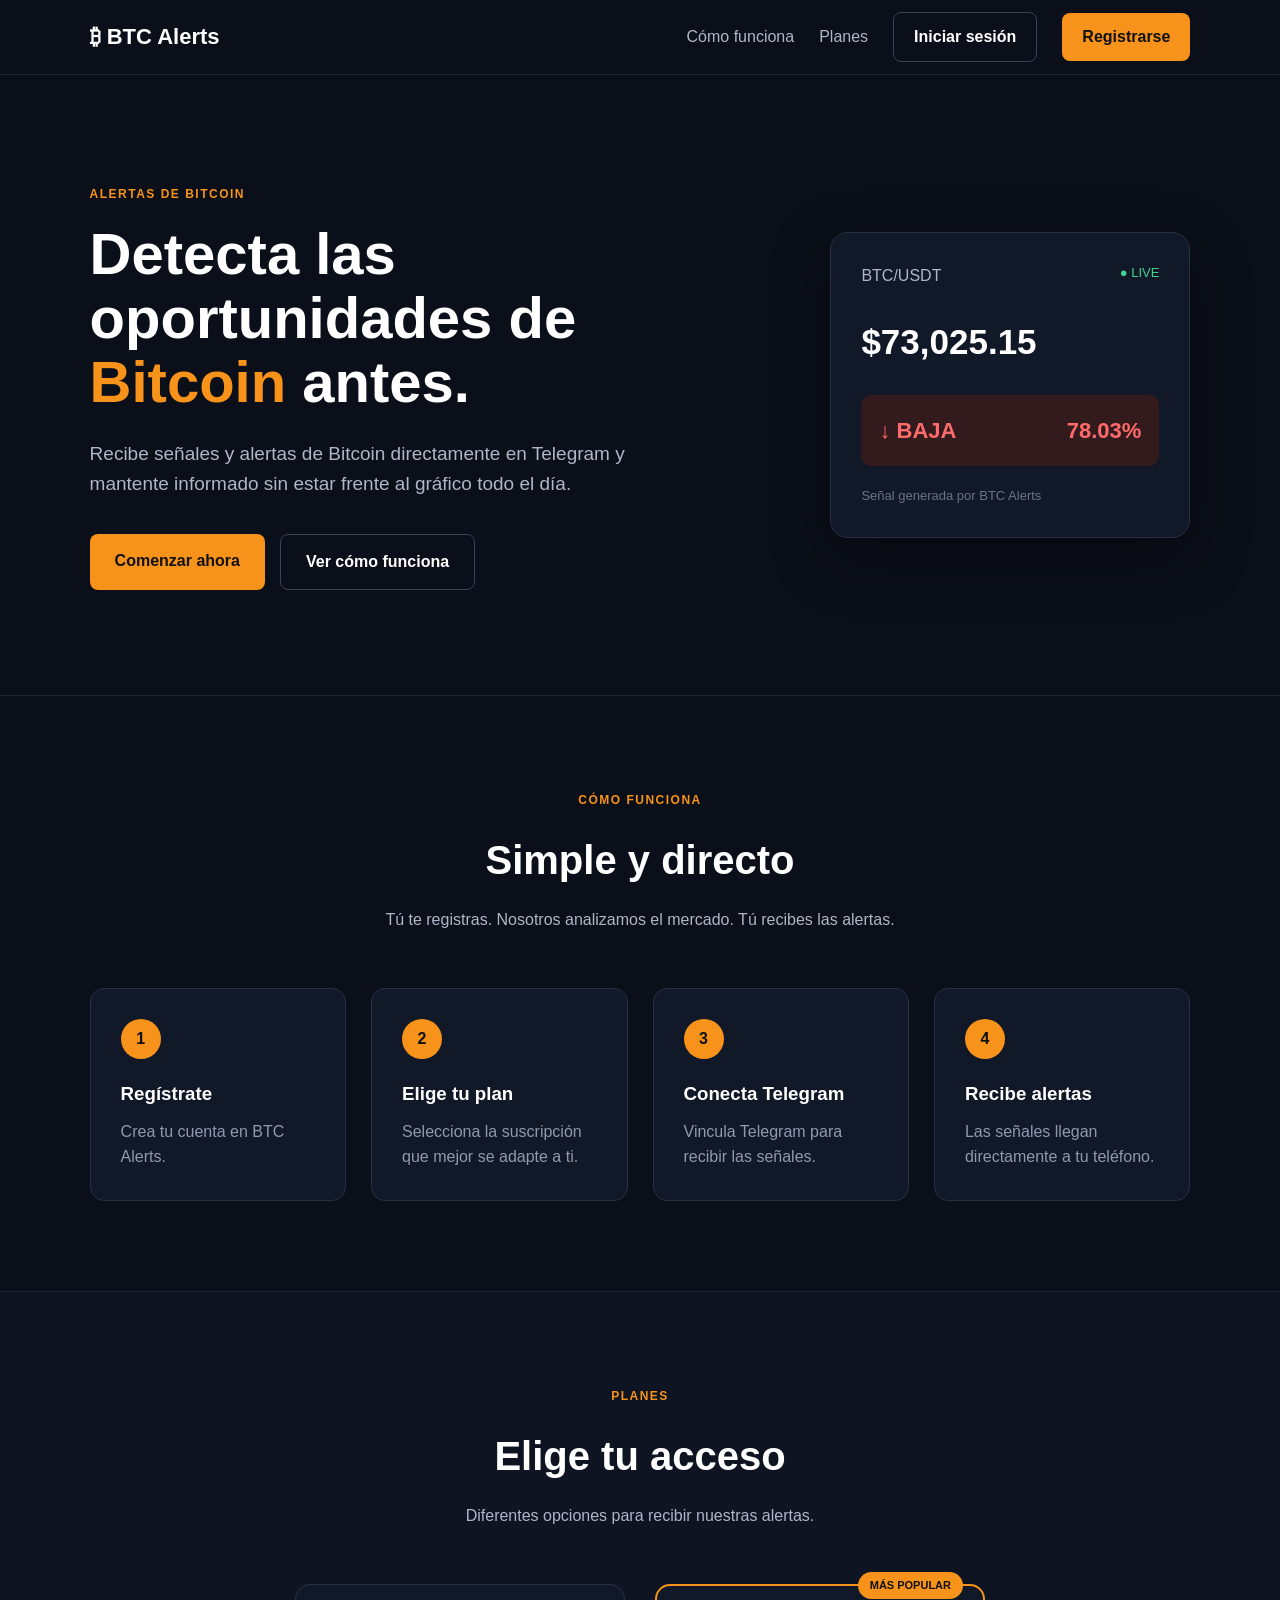
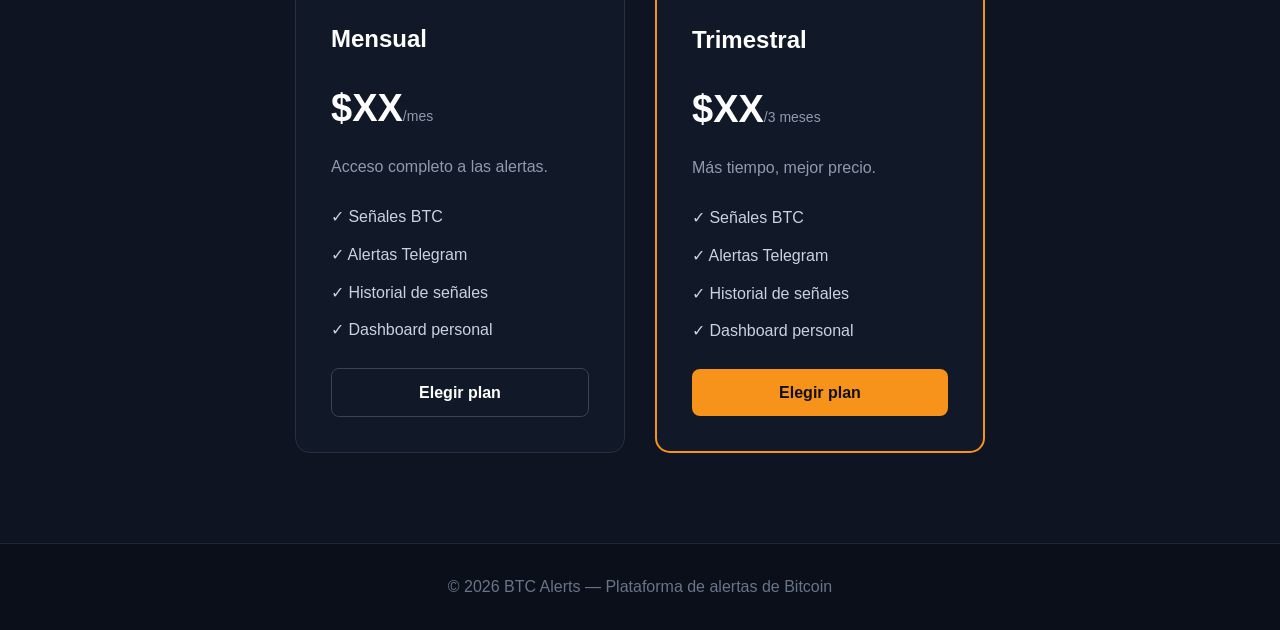
<file: templates/index.html>
<!DOCTYPE html>
<html lang="es">
<head>
    <meta charset="UTF-8">
    <meta name="viewport" content="width=device-width, initial-scale=1.0">
    <title>BTC Alerts</title>
    <link rel="stylesheet" href="/static/style.css">
</head>

<body>

    <header class="navbar">
        <div class="logo">₿ BTC Alerts</div>

        <nav>
            <a href="#como-funciona">Cómo funciona</a>
            <a href="#planes">Planes</a>
            <a href="/login" class="btn btn-outline">Iniciar sesión</a>
            <a href="/register" class="btn btn-primary">Registrarse</a>
        </nav>
    </header>


    <main>

        <section class="hero">
            <div class="hero-content">

                <span class="badge">ALERTAS DE BITCOIN</span>

                <h1>
                    Detecta las oportunidades de
                    <span>Bitcoin</span>
                    antes.
                </h1>

                <p>
                    Recibe señales y alertas de Bitcoin directamente
                    en Telegram y mantente informado sin estar
                    frente al gráfico todo el día.
                </p>

                <div class="hero-buttons">
                    <a href="/register" class="btn btn-primary btn-large">
                        Comenzar ahora
                    </a>

                    <a href="#como-funciona" class="btn btn-outline btn-large">
                        Ver cómo funciona
                    </a>
                </div>

            </div>

            <div class="hero-card">

                <div class="card-header">
                    <span>BTC/USDT</span>
                    <span class="live">● LIVE</span>
                </div>

                <div class="price">
                    $73,025.15
                </div>

                <div class="signal down">
                    ↓ BAJA
                    <strong>78.03%</strong>
                </div>

                <div class="card-footer">
                    Señal generada por BTC Alerts
                </div>

            </div>
        </section>


        <section id="como-funciona" class="section">

            <div class="section-title">
                <span class="badge">CÓMO FUNCIONA</span>
                <h2>Simple y directo</h2>
                <p>
                    Tú te registras. Nosotros analizamos el mercado.
                    Tú recibes las alertas.
                </p>
            </div>

            <div class="steps">

                <div class="step">
                    <div class="step-number">1</div>
                    <h3>Regístrate</h3>
                    <p>
                        Crea tu cuenta en BTC Alerts.
                    </p>
                </div>

                <div class="step">
                    <div class="step-number">2</div>
                    <h3>Elige tu plan</h3>
                    <p>
                        Selecciona la suscripción que mejor se adapte
                        a ti.
                    </p>
                </div>

                <div class="step">
                    <div class="step-number">3</div>
                    <h3>Conecta Telegram</h3>
                    <p>
                        Vincula Telegram para recibir las señales.
                    </p>
                </div>

                <div class="step">
                    <div class="step-number">4</div>
                    <h3>Recibe alertas</h3>
                    <p>
                        Las señales llegan directamente a tu teléfono.
                    </p>
                </div>

            </div>

        </section>


        <section id="planes" class="section plans-section">

            <div class="section-title">
                <span class="badge">PLANES</span>
                <h2>Elige tu acceso</h2>
                <p>
                    Diferentes opciones para recibir nuestras alertas.
                </p>
            </div>

            <div class="plans">

                <div class="plan">
                    <h3>Mensual</h3>

                    <div class="plan-price">
                        $XX<span>/mes</span>
                    </div>

                    <p>Acceso completo a las alertas.</p>

                    <ul>
                        <li>✓ Señales BTC</li>
                        <li>✓ Alertas Telegram</li>
                        <li>✓ Historial de señales</li>
                        <li>✓ Dashboard personal</li>
                    </ul>

                    <a href="/register" class="btn btn-outline">
                        Elegir plan
                    </a>
                </div>


                <div class="plan featured">

                    <div class="popular">
                        MÁS POPULAR
                    </div>

                    <h3>Trimestral</h3>

                    <div class="plan-price">
                        $XX<span>/3 meses</span>
                    </div>

                    <p>Más tiempo, mejor precio.</p>

                    <ul>
                        <li>✓ Señales BTC</li>
                        <li>✓ Alertas Telegram</li>
                        <li>✓ Historial de señales</li>
                        <li>✓ Dashboard personal</li>
                    </ul>

                    <a href="/register" class="btn btn-primary">
                        Elegir plan
                    </a>
                </div>

            </div>

        </section>

    </main>


    <footer>
        <p>© 2026 BTC Alerts — Plataforma de alertas de Bitcoin</p>
    </footer>

</body>
</html>
</file>
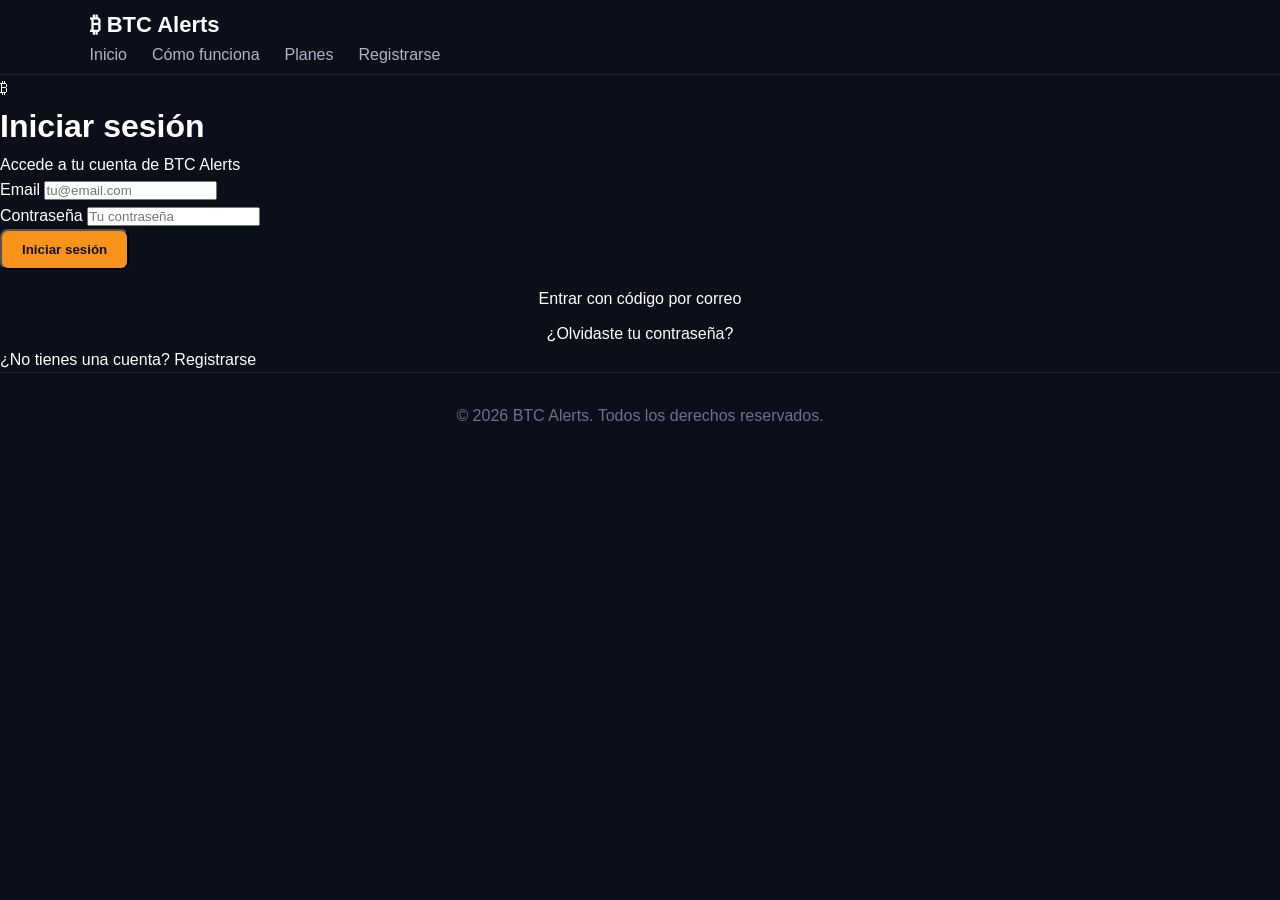
<file: templates/login.html>
<!DOCTYPE html>
<html lang="es">
<head>
    <meta charset="UTF-8">
    <meta name="viewport" content="width=device-width, initial-scale=1.0">
    <title>Iniciar sesión — BTC Alerts</title>
    <link rel="stylesheet" href="/static/style.css">
</head>

<body>
    <header class="navbar">
        <div class="container nav-content">
            <a href="/" class="logo">₿ BTC Alerts</a>
            <nav class="nav-links">
                <a href="/">Inicio</a>
                <a href="/#como-funciona">Cómo funciona</a>
                <a href="/#planes">Planes</a>
                <a href="/register">Registrarse</a>
            </nav>
        </div>
    </header>

    <main class="auth-page">
        <div class="auth-card">

            <div class="auth-header">
                <div class="auth-icon">₿</div>
                <h1 id="panel-title">Iniciar sesión</h1>
                <p id="panel-description">Accede a tu cuenta de BTC Alerts</p>
            </div>

            <!-- OPCIÓN 1: LOGIN CON CONTRASEÑA -->
            <section id="password-panel">
                <form id="login-form">
                    <div class="form-group">
                        <label for="login-email">Email</label>
                        <input
                            type="email"
                            id="login-email"
                            placeholder="tu@email.com"
                            autocomplete="email"
                            required
                        >
                    </div>

                    <div class="form-group">
                        <label for="login-password">Contraseña</label>
                        <input
                            type="password"
                            id="login-password"
                            placeholder="Tu contraseña"
                            autocomplete="current-password"
                            required
                        >
                    </div>

                    <div id="login-message" class="form-error" role="status"></div>

                    <button type="submit" class="btn btn-primary btn-full">
                        Iniciar sesión
                    </button>
                </form>

                <p style="text-align:center; margin-top:16px;">
                    <a href="#" id="show-code-login">Entrar con código por correo</a>
                </p>

                <p style="text-align:center; margin-top:10px;">
                    <a href="#" id="show-recovery">¿Olvidaste tu contraseña?</a>
                </p>
            </section>

            <!-- OPCIÓN 2: SOLICITAR CÓDIGO DE ACCESO -->
            <section id="request-login-panel" hidden>
                <form id="request-login-form">
                    <div class="form-group">
                        <label for="code-login-email">Email</label>
                        <input
                            type="email"
                            id="code-login-email"
                            placeholder="tu@email.com"
                            autocomplete="email"
                            required
                        >
                    </div>

                    <div id="request-login-message" class="form-error" role="status"></div>

                    <button type="submit" class="btn btn-primary btn-full">
                        Enviar código de acceso
                    </button>
                </form>

                <div id="login-code-step" hidden>
                    <form id="login-code-form">
                        <div class="form-group">
                            <label for="login-code">Código de 6 dígitos</label>
                            <input
                                type="text"
                                id="login-code"
                                inputmode="numeric"
                                pattern="[0-9]{6}"
                                maxlength="6"
                                placeholder="000000"
                                autocomplete="one-time-code"
                                required
                            >
                        </div>

                        <div id="login-code-message" class="form-error" role="status"></div>

                        <button type="submit" class="btn btn-primary btn-full">
                            Verificar e iniciar sesión
                        </button>
                    </form>
                </div>

                <p style="text-align:center; margin-top:16px;">
                    <a href="#" class="back-to-login">Volver al inicio de sesión</a>
                </p>
            </section>

            <!-- OPCIÓN 3: SOLICITAR RECUPERACIÓN -->
            <section id="recovery-panel" hidden>
                <p>
                    Te enviaremos un código a tu correo para verificar tu identidad
                    y establecer una contraseña nueva.
                </p>

                <form id="request-reset-form">
                    <div class="form-group">
                        <label for="reset-email">Email de tu cuenta</label>
                        <input
                            type="email"
                            id="reset-email"
                            placeholder="tu@email.com"
                            autocomplete="email"
                            required
                        >
                    </div>

                    <div id="request-reset-message" class="form-error" role="status"></div>

                    <button type="submit" class="btn btn-primary btn-full">
                        Enviar código de recuperación
                    </button>
                </form>

                <div id="reset-code-step" hidden>
                    <form id="reset-password-form">
                        <div class="form-group">
                            <label for="reset-code">Código de 6 dígitos</label>
                            <input
                                type="text"
                                id="reset-code"
                                inputmode="numeric"
                                pattern="[0-9]{6}"
                                maxlength="6"
                                placeholder="000000"
                                autocomplete="one-time-code"
                                required
                            >
                        </div>

                        <div class="form-group">
                            <label for="new-password">Nueva contraseña</label>
                            <input
                                type="password"
                                id="new-password"
                                minlength="8"
                                maxlength="72"
                                autocomplete="new-password"
                                required
                            >
                        </div>

                        <div class="form-group">
                            <label for="confirm-new-password">Confirmar nueva contraseña</label>
                            <input
                                type="password"
                                id="confirm-new-password"
                                minlength="8"
                                maxlength="72"
                                autocomplete="new-password"
                                required
                            >
                        </div>

                        <div id="reset-password-message" class="form-error" role="status"></div>

                        <button type="submit" class="btn btn-primary btn-full">
                            Restablecer contraseña
                        </button>
                    </form>
                </div>

                <p style="text-align:center; margin-top:16px;">
                    <a href="#" class="back-to-login">Volver al inicio de sesión</a>
                </p>
            </section>

            <div class="auth-footer">
                <p>
                    ¿No tienes una cuenta?
                    <a href="/register">Registrarse</a>
                </p>
            </div>

        </div>
    </main>

    <footer class="footer">
        <div class="container">
            <p>© 2026 BTC Alerts. Todos los derechos reservados.</p>
        </div>
    </footer>

    <script>
        const panels = {
            password: document.getElementById("password-panel"),
            requestLogin: document.getElementById("request-login-panel"),
            recovery: document.getElementById("recovery-panel")
        };

        const title = document.getElementById("panel-title");
        const description = document.getElementById("panel-description");

        function showPanel(name) {
            Object.values(panels).forEach(panel => {
                panel.hidden = true;
            });

            panels[name].hidden = false;

            if (name === "password") {
                title.textContent = "Iniciar sesión";
                description.textContent = "Accede a tu cuenta de BTC Alerts";
            } else if (name === "requestLogin") {
                title.textContent = "Acceso con código";
                description.textContent = "Recibe un código de seguridad por correo";
            } else {
                title.textContent = "Recuperar contraseña";
                description.textContent = "Verifica tu correo para crear una contraseña nueva";
            }
        }

        function showMessage(id, message) {
            document.getElementById(id).textContent = message || "";
        }

        async function postJson(url, body) {
            const response = await fetch(url, {
                method: "POST",
                headers: { "Content-Type": "application/json" },
                body: JSON.stringify(body)
            });

            const data = await response.json();
            return { response, data };
        }

        function errorText(data, fallback) {
            if (typeof data.detail === "string") return data.detail;
            if (Array.isArray(data.detail)) {
                return data.detail.map(item => item.msg).join(". ");
            }
            return fallback;
        }

        document.getElementById("show-code-login").addEventListener("click", event => {
            event.preventDefault();
            showPanel("requestLogin");
        });

        document.getElementById("show-recovery").addEventListener("click", event => {
            event.preventDefault();
            showPanel("recovery");
        });

        document.querySelectorAll(".back-to-login").forEach(link => {
            link.addEventListener("click", event => {
                event.preventDefault();
                showPanel("password");
            });
        });

        // Login tradicional
        document.getElementById("login-form").addEventListener("submit", async event => {
            event.preventDefault();
            showMessage("login-message", "");

            const email = document.getElementById("login-email").value.trim();
            const password = document.getElementById("login-password").value;

            try {
                const { response, data } = await postJson("/auth/login", {
                    email,
                    password
                });

                if (!response.ok) {
                    showMessage("login-message", errorText(data, "No se pudo iniciar sesión."));
                    return;
                }

                window.location.href = "/dashboard";
            } catch {
                showMessage("login-message", "No se pudo conectar con el servidor.");
            }
        });

        // Solicitar código de acceso
        document.getElementById("request-login-form").addEventListener("submit", async event => {
            event.preventDefault();
            showMessage("request-login-message", "");

            const email = document.getElementById("code-login-email").value.trim();

            try {
                const { response, data } = await postJson("/auth/request-login-code", {
                    email
                });

                if (!response.ok) {
                    showMessage("request-login-message", errorText(data, "No se pudo solicitar el código."));
                    return;
                }

                document.getElementById("login-code-step").hidden = false;
                showMessage(
                    "request-login-message",
                    data.message || "Si la cuenta existe y está verificada, recibirás un código por correo."
                );
            } catch {
                showMessage("request-login-message", "No se pudo conectar con el servidor.");
            }
        });

        // Verificar código de acceso
        document.getElementById("login-code-form").addEventListener("submit", async event => {
            event.preventDefault();
            showMessage("login-code-message", "");

            const email = document.getElementById("code-login-email").value.trim();
            const code = document.getElementById("login-code").value.trim();

            try {
                const { response, data } = await postJson("/auth/login-with-code", {
                    email,
                    code
                });

                if (!response.ok) {
                    showMessage("login-code-message", errorText(data, "No se pudo verificar el código."));
                    return;
                }

                window.location.href = "/dashboard";
            } catch {
                showMessage("login-code-message", "No se pudo conectar con el servidor.");
            }
        });

        // Solicitar recuperación de contraseña
        document.getElementById("request-reset-form").addEventListener("submit", async event => {
            event.preventDefault();
            showMessage("request-reset-message", "");

            const email = document.getElementById("reset-email").value.trim();

            try {
                const { response, data } = await postJson("/auth/request-password-reset", {
                    email
                });

                if (!response.ok) {
                    showMessage("request-reset-message", errorText(data, "No se pudo solicitar la recuperación."));
                    return;
                }

                document.getElementById("reset-code-step").hidden = false;
                showMessage(
                    "request-reset-message",
                    data.message || "Si la cuenta existe y está verificada, recibirás instrucciones por correo."
                );
            } catch {
                showMessage("request-reset-message", "No se pudo conectar con el servidor.");
            }
        });

        // Restablecer contraseña
        document.getElementById("reset-password-form").addEventListener("submit", async event => {
            event.preventDefault();
            showMessage("reset-password-message", "");

            const email = document.getElementById("reset-email").value.trim();
            const code = document.getElementById("reset-code").value.trim();
            const new_password = document.getElementById("new-password").value;
            const confirm_password = document.getElementById("confirm-new-password").value;

            if (new_password !== confirm_password) {
                showMessage("reset-password-message", "Las contraseñas no coinciden.");
                return;
            }

            try {
                const { response, data } = await postJson("/auth/reset-password", {
                    email,
                    code,
                    new_password,
                    confirm_password
                });

                if (!response.ok) {
                    showMessage(
                        "reset-password-message",
                        errorText(data, "No se pudo restablecer la contraseña.")
                    );
                    return;
                }

                showPanel("password");
                document.getElementById("login-email").value = email;
                document.getElementById("login-password").value = "";
                showMessage("login-message", data.message || "Contraseña restablecida. Ya puedes iniciar sesión.");
            } catch {
                showMessage("reset-password-message", "No se pudo conectar con el servidor.");
            }
        });
    </script>
</body>
</html>
</file>
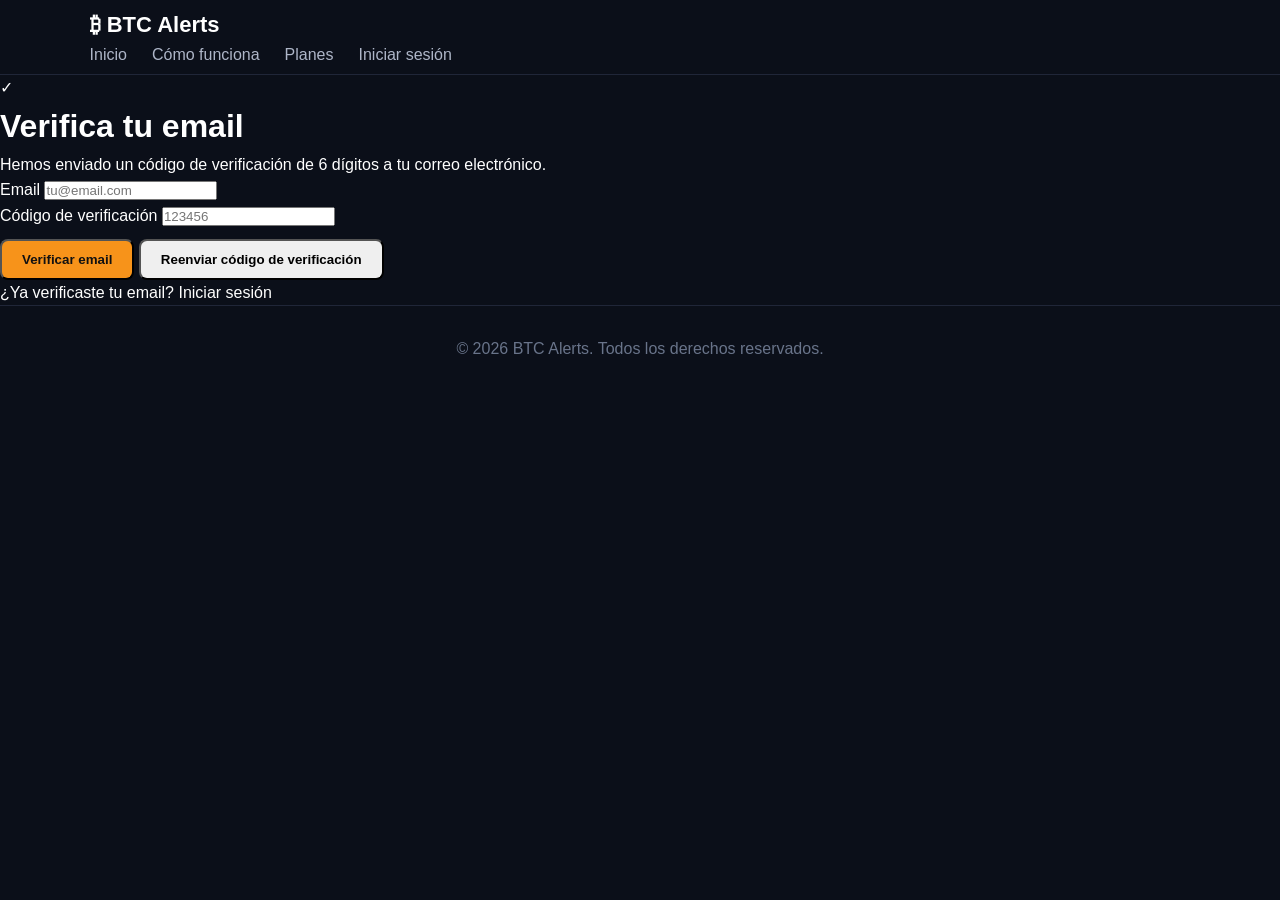
<file: templates/verify-email.html>
<!DOCTYPE html>
<html lang="es">
<head>
    <meta charset="UTF-8">
    <meta name="viewport" content="width=device-width, initial-scale=1.0">

    <title>Verificar email — BTC Alerts</title>

    <link rel="stylesheet" href="/static/style.css">
</head>

<body>

    <header class="navbar">
        <div class="container nav-content">

            <a href="/" class="logo">
                ₿ BTC Alerts
            </a>

            <nav class="nav-links">
                <a href="/">Inicio</a>
                <a href="/#como-funciona">Cómo funciona</a>
                <a href="/#planes">Planes</a>
                <a href="/login">Iniciar sesión</a>
            </nav>

        </div>
    </header>


    <main class="auth-page">

        <div class="auth-card">

            <div class="auth-header">

                <div class="auth-icon">✓</div>

                <h1>Verifica tu email</h1>

                <p>
                    Hemos enviado un código de verificación de 6 dígitos a tu correo electrónico.
                </p>

            </div>


            <form id="verify-form">

                <div class="form-group">

                    <label for="email">
                        Email
                    </label>

                    <input
                        type="email"
                        id="email"
                        name="email"
                        placeholder="tu@email.com"
                        required
                    >

                </div>


                <div class="form-group">

                    <label for="verification-code">
                        Código de verificación
                    </label>

                    <input
                        type="text"
                        id="verification-code"
                        name="verification-code"
                        placeholder="123456"
                        maxlength="6"
                        inputmode="numeric"
                        autocomplete="one-time-code"
                        required
                    >

                </div>


                <div id="verify-error" class="form-error"></div>

                <div id="verify-success" class="form-success"></div>


                <button
                    type="submit"
                    class="btn btn-primary btn-full"
                >
                    Verificar email
                </button>

                <button
                    type="button"
                    id="resend-verification-btn"
                    class="btn btn-full"
                    style="margin-top: 10px;"
                >
                    Reenviar código de verificación
                </button>

            </form>


            <div class="auth-footer">

                <p>
                    ¿Ya verificaste tu email?
                    <a href="/login">
                        Iniciar sesión
                    </a>
                </p>

            </div>

        </div>

    </main>


    <footer class="footer">

        <div class="container">

            <p>
                © 2026 BTC Alerts. Todos los derechos reservados.
            </p>

        </div>

    </footer>


    <script>

        const form = document.getElementById("verify-form");

        const errorMessage =
            document.getElementById("verify-error");

        const successMessage =
            document.getElementById("verify-success");


        form.addEventListener("submit", async function(event) {

            event.preventDefault();

            errorMessage.textContent = "";
            successMessage.textContent = "";


            const email =
                document.getElementById("email").value.trim();

            const verificationCode =
                document.getElementById("verification-code").value.trim();


            try {

                const response = await fetch("/auth/verify-email", {

                    method: "POST",

                    headers: {
                        "Content-Type": "application/json"
                    },

                    body: JSON.stringify({
                        email: email,
                        verification_code: verificationCode
                    })

                });


                const data = await response.json();


                if (!response.ok) {

                    errorMessage.textContent =
                        data.detail || "Error al verificar el email";

                    return;

                }


                successMessage.textContent =
                    data.message;


                document.querySelector(
                    "#verify-form button"
                ).disabled = true;


                setTimeout(function() {

                    window.location.href = "/login";

                }, 2500);


            } catch (error) {

                errorMessage.textContent =
                    "No se pudo conectar con el servidor.";

            }

        });

        document.getElementById(
            "resend-verification-btn"
        ).addEventListener("click", async function() {

            errorMessage.textContent = "";
            successMessage.textContent = "";

            const email = document.getElementById(
                "email"
            ).value.trim();

            if (!email) {
                errorMessage.textContent =
                    "Introduce tu correo electrónico primero.";
                return;
            }

            const button = this;
            button.disabled = true;
            button.textContent = "Enviando código...";

            try {
                const response = await fetch(
                    "/auth/resend-verification",
                    {
                        method: "POST",
                        headers: {
                            "Content-Type": "application/json"
                        },
                        body: JSON.stringify({
                            email: email
                        })
                    }
                );

                const data = await response.json();

                if (!response.ok) {
                    errorMessage.textContent =
                        data.detail || "No se pudo enviar el código.";
                    return;
                }

                successMessage.textContent = data.message;

            } catch (error) {
                errorMessage.textContent =
                    "No se pudo conectar con el servidor.";
            } finally {
                button.disabled = false;
                button.textContent =
                    "Reenviar código de verificación";
            }
        });
    </script>

</body>
</html>
</file>
<file: static/style.css>
* {
    box-sizing: border-box;
    margin: 0;
    padding: 0;
}

body {
    font-family: Arial, Helvetica, sans-serif;
    background: #0b0f19;
    color: #ffffff;
    line-height: 1.6;
}

a {
    text-decoration: none;
    color: inherit;
}

.navbar {
    height: 75px;
    display: flex;
    align-items: center;
    justify-content: space-between;
    padding: 0 7%;
    border-bottom: 1px solid #202638;
    background: #0b0f19;
}

.logo {
    font-size: 22px;
    font-weight: bold;
}

.navbar nav {
    display: flex;
    align-items: center;
    gap: 25px;
}

.navbar nav a:not(.btn) {
    color: #aeb6c8;
}

.navbar nav a:not(.btn):hover {
    color: white;
}

.btn {
    display: inline-block;
    padding: 11px 20px;
    border-radius: 8px;
    font-weight: bold;
    transition: 0.2s;
}

.btn-primary {
    background: #f7931a;
    color: #111111;
}

.btn-primary:hover {
    background: #ffad42;
}

.btn-outline {
    border: 1px solid #394258;
    color: white;
}

.btn-outline:hover {
    background: #171d2b;
}

.btn-large {
    padding: 14px 25px;
}

.hero {
    min-height: 620px;
    padding: 90px 7%;
    display: flex;
    align-items: center;
    justify-content: space-between;
    gap: 70px;
}

.hero-content {
    max-width: 650px;
}

.badge {
    display: inline-block;
    font-size: 12px;
    font-weight: bold;
    letter-spacing: 1.5px;
    color: #f7931a;
    margin-bottom: 18px;
}

.hero h1 {
    font-size: 58px;
    line-height: 1.1;
    margin-bottom: 25px;
}

.hero h1 span {
    color: #f7931a;
}

.hero p {
    color: #aeb6c8;
    font-size: 19px;
    max-width: 580px;
    margin-bottom: 35px;
}

.hero-buttons {
    display: flex;
    gap: 15px;
}

.hero-card {
    width: 360px;
    padding: 30px;
    background: #111827;
    border: 1px solid #283044;
    border-radius: 18px;
    box-shadow: 0 20px 60px rgba(0, 0, 0, 0.4);
}

.card-header {
    display: flex;
    justify-content: space-between;
    color: #aeb6c8;
}

.live {
    color: #42d392;
    font-size: 13px;
}

.price {
    font-size: 35px;
    font-weight: bold;
    margin: 25px 0;
}

.signal {
    padding: 18px;
    border-radius: 10px;
    font-size: 22px;
    font-weight: bold;
    display: flex;
    justify-content: space-between;
}

.signal.down {
    background: #321a1d;
    color: #ff6b6b;
}

.card-footer {
    margin-top: 20px;
    color: #69748a;
    font-size: 13px;
}

.section {
    padding: 90px 7%;
    border-top: 1px solid #202638;
}

.section-title {
    text-align: center;
    max-width: 650px;
    margin: 0 auto 55px;
}

.section-title h2 {
    font-size: 40px;
    margin-bottom: 15px;
}

.section-title p {
    color: #aeb6c8;
}

.steps {
    display: grid;
    grid-template-columns: repeat(4, 1fr);
    gap: 25px;
}

.step {
    background: #111827;
    padding: 30px;
    border: 1px solid #283044;
    border-radius: 14px;
}

.step-number {
    width: 40px;
    height: 40px;
    display: flex;
    align-items: center;
    justify-content: center;
    background: #f7931a;
    color: #111111;
    border-radius: 50%;
    font-weight: bold;
    margin-bottom: 20px;
}

.step h3 {
    margin-bottom: 10px;
}

.step p {
    color: #8f9aae;
}

.plans-section {
    background: #0e1421;
}

.plans {
    display: flex;
    justify-content: center;
    gap: 30px;
}

.plan {
    width: 330px;
    padding: 35px;
    background: #111827;
    border: 1px solid #283044;
    border-radius: 15px;
    position: relative;
}

.plan.featured {
    border: 2px solid #f7931a;
}

.popular {
    position: absolute;
    top: -14px;
    right: 20px;
    background: #f7931a;
    color: #111111;
    padding: 5px 12px;
    border-radius: 20px;
    font-size: 11px;
    font-weight: bold;
}

.plan h3 {
    font-size: 24px;
    margin-bottom: 20px;
}

.plan-price {
    font-size: 38px;
    font-weight: bold;
    margin-bottom: 15px;
}

.plan-price span {
    font-size: 14px;
    color: #8f9aae;
    font-weight: normal;
}

.plan p {
    color: #8f9aae;
}

.plan ul {
    list-style: none;
    margin: 25px 0;
}

.plan li {
    margin: 12px 0;
    color: #cbd2df;
}

.plan .btn {
    width: 100%;
    text-align: center;
}

footer {
    padding: 30px;
    text-align: center;
    color: #69748a;
    border-top: 1px solid #202638;
}

@media (max-width: 900px) {

    .navbar nav a:not(.btn) {
        display: none;
    }

    .hero {
        flex-direction: column;
        text-align: center;
    }

    .hero p {
        margin-left: auto;
        margin-right: auto;
    }

    .hero-buttons {
        justify-content: center;
    }

    .steps {
        grid-template-columns: 1fr 1fr;
    }
}

@media (max-width: 600px) {

    .hero h1 {
        font-size: 42px;
    }

    .hero-card {
        width: 100%;
    }

    .steps {
        grid-template-columns: 1fr;
    }

    .plans {
        flex-direction: column;
        align-items: center;
    }

    .plan {
        width: 100%;
    }
}
</file>
